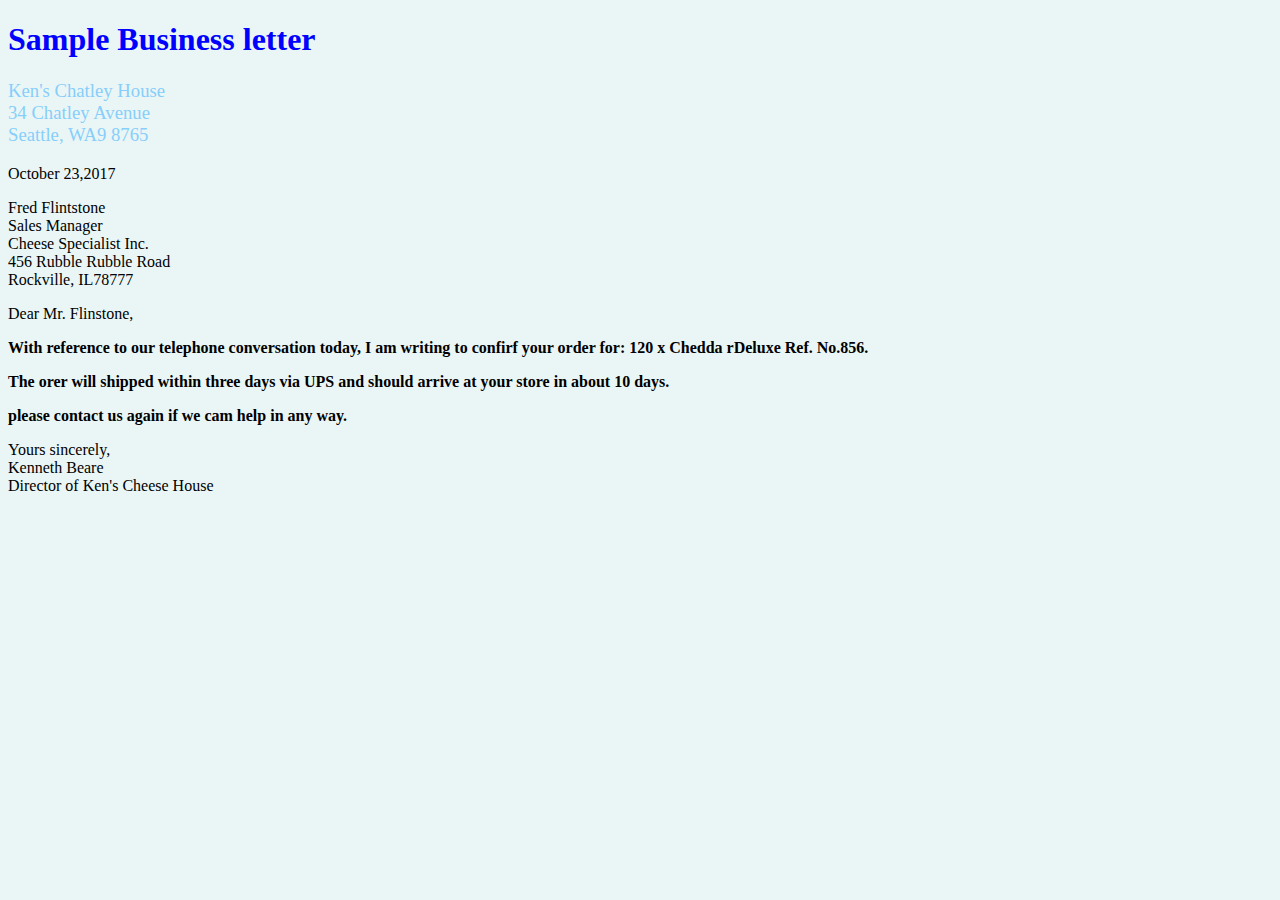
<file: THA 2/index.html>
<!DOCTYPE html>
<html lang="en" dir="ltr">
  <head>
    <meta charset="utf-8">
    <link rel="stylesheet" href="style.css">
     <title>Devsnest</title>

  </head>
   <body>

      <h1>Sample Business letter</h1>
    <h3><p>Ken's Chatley House <br>34 Chatley Avenue <br>Seattle, WA9 8765</p></h3>
    <p>October 23,2017</p>
    <p>Fred Flintstone <br>Sales Manager <br>Cheese Specialist Inc. <br>456 Rubble Rubble Road <br>Rockville, IL78777</p>
    <p>Dear Mr. Flinstone,</p>
    <p class="bold">With reference to our telephone conversation today, I am writing to confirf your order for: 120 x Chedda rDeluxe Ref. No.856.</p>
    <p class="bold">The orer will shipped within three days via UPS and should arrive at your store in about 10 days.</p>
    <p class="bold">please contact us again if we cam help in any way.</p>
    <p>Yours sincerely, <br>Kenneth Beare <br>Director of Ken's Cheese House</p>

   </body>
  </html>
</file>
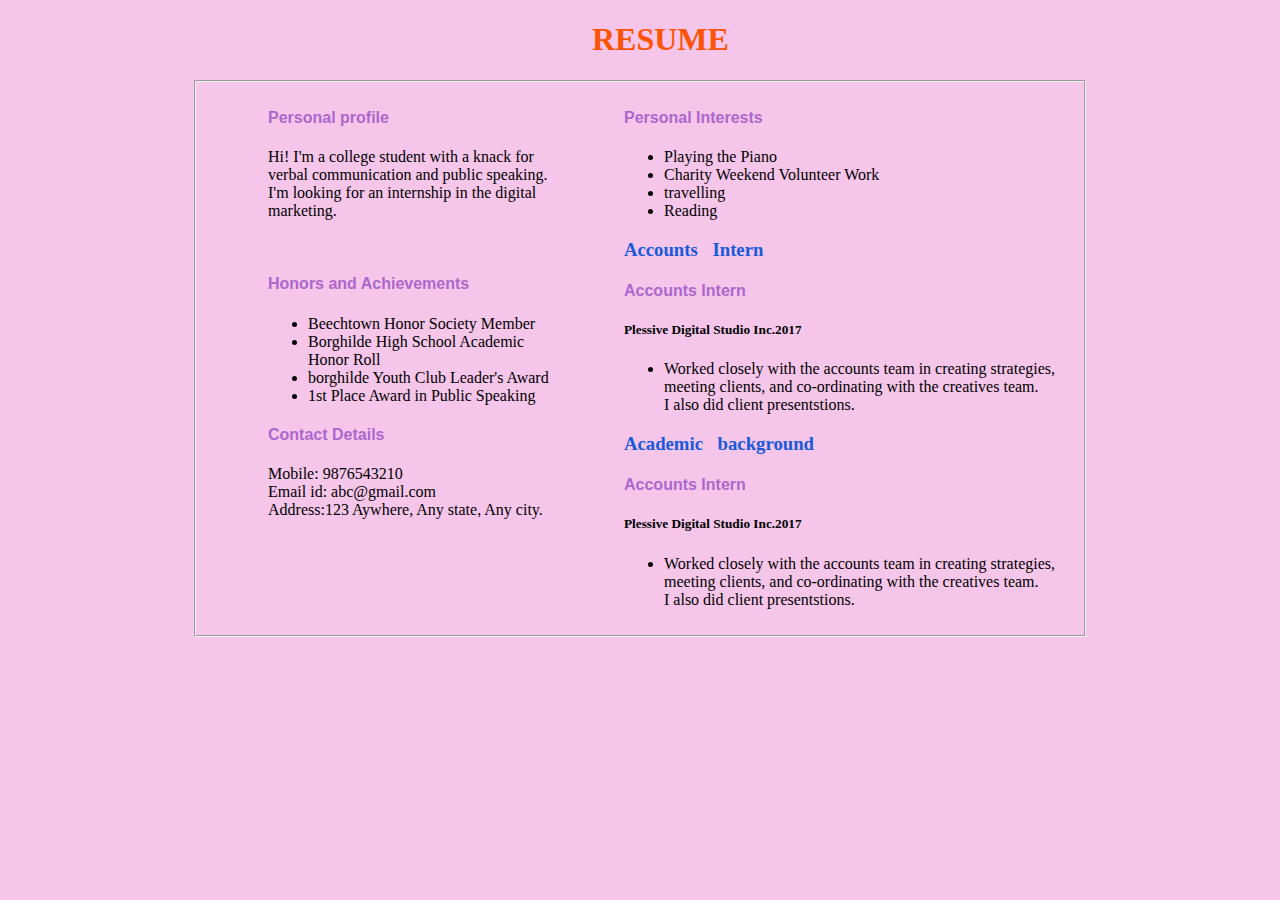
<file: THA 3/index.html>
<!DOCTYPE html>
<html lang="en" dir="ltr">
  <head>
    <body>
    <meta charset="utf-8">
    <title>Devsnest</title>


      <div class="vertical"></div>


    <h1>RESUME</h1>
    <link rel="stylesheet" href="style.css">
    <fieldset>
      <span>
     <div class="left">
       <h4>Personal profile</h4>
          <p>Hi! I'm a college student with a knack for verbal communication and public speaking. <br> I'm looking for an internship in the digital marketing.</p>
            <br>

     </div>

      <div class="left">
        <h4>Honors and Achievements</h4>
          <ul>
            <li>Beechtown Honor Society Member </li>
            <li>Borghilde High School Academic Honor Roll</li>
            <li>borghilde Youth Club Leader's Award</li>
            <li>1st Place Award in Public Speaking </li>
          </ul>

      </div>

      <div class="left">
        <h4>Contact Details</h4>
          <p>Mobile: 9876543210 <br>
            Email id: abc@gmail.com <br>
            Address:123 Aywhere, Any state, Any city. </p>

      </div>
     </span>

     <span>
      <div class="right">
        <h4>Personal Interests</h4>
        <ul>
          <li>Playing the Piano</li>
          <li>Charity Weekend Volunteer Work</li>
          <li>travelling</li>
          <li>Reading</li>
        </ul>

      </div>

      <div class="right">
        <h3>Accounts Intern</h3>
        <h4>Accounts Intern</h4>
        <h5 class="mini-heading">Plessive Digital Studio Inc.2017</h5>
          <ul>
            <li>Worked closely with the accounts team in creating strategies, meeting clients, and co-ordinating with the creatives team.<br> I also did client presentstions.</li>
          </ul>

      </div>

      <div class="right">
        <h3>Academic background</h3>
        <h4>Accounts Intern</h4>
        <h5 class="mini-heading">Plessive Digital Studio Inc.2017</h5>
          <ul>
            <li>Worked closely with the accounts team in creating strategies, meeting clients, and co-ordinating with the creatives team.<br>I also did client presentstions.</li>
          </ul>

       </div>
      </span>
     </fieldset>

   </head>
  </body>
</html>
</file>
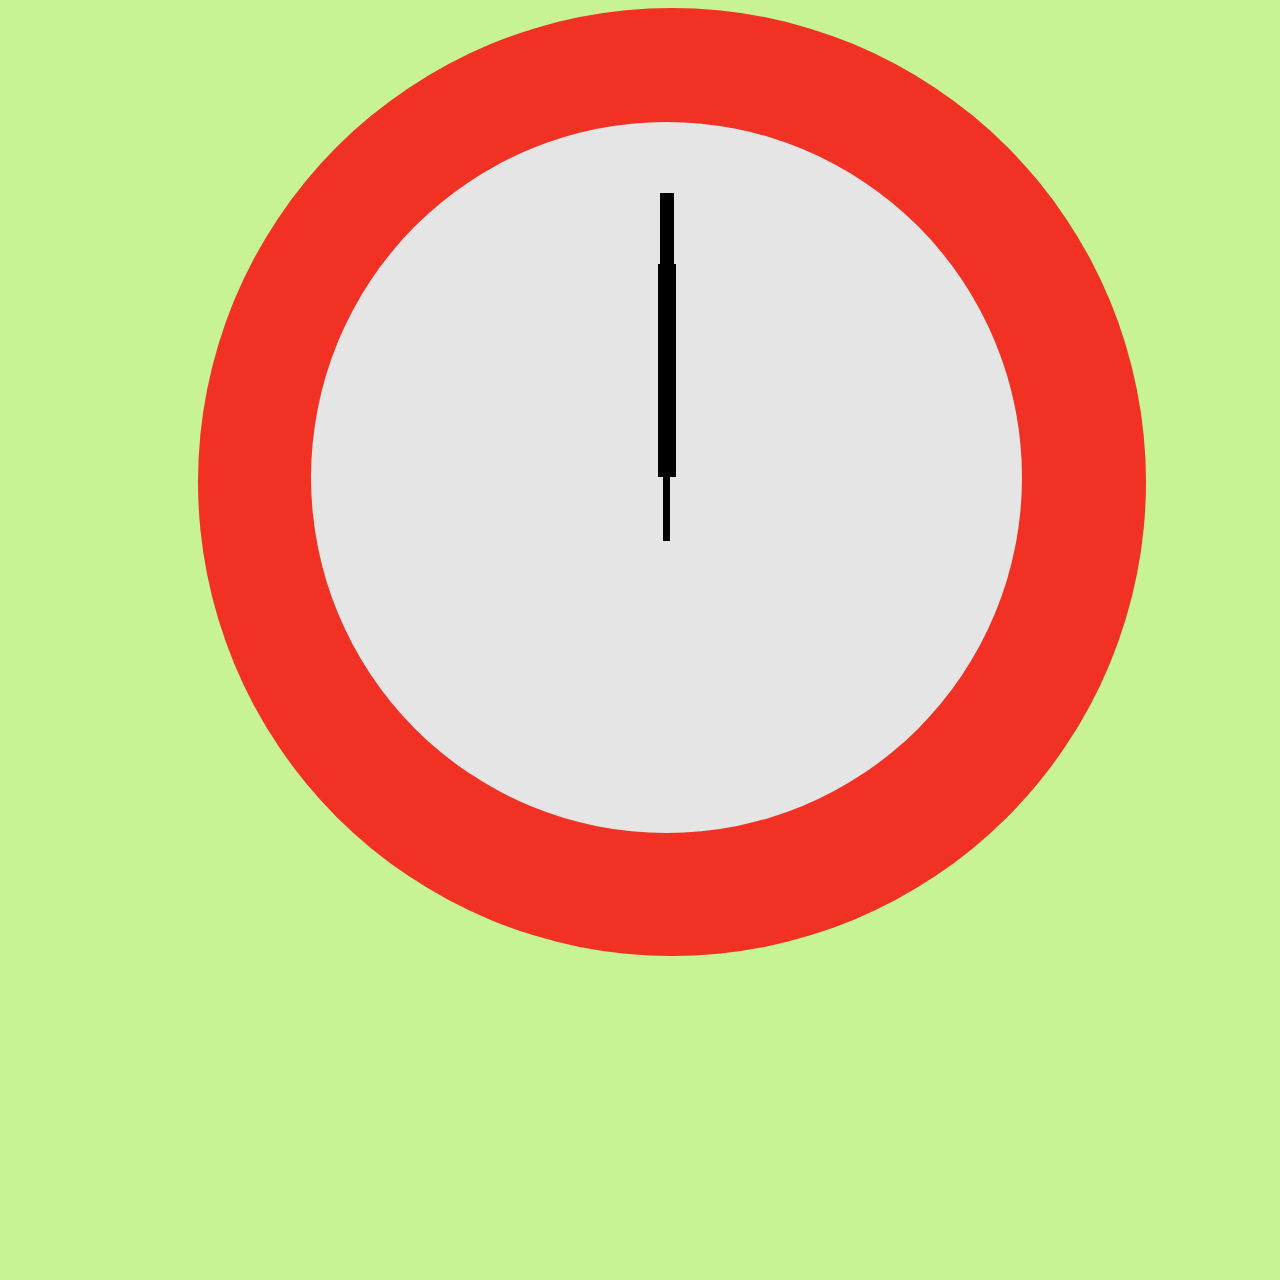
<file: tha _4/index.html>
<!DOCTYPE html>
<html lang="en" dir="ltr">
  <head>
    <meta charset="utf-8">
    <title></title>
    <link rel="stylesheet" href="style.css">
  </head>
  <body>
    <div id="container">
      <div id="circle">

      <div id="small-circle">


        <div class="hours-container">
          <div class="hours"></div>
        </div>
        <div class="minutes-container">
          <div class="minutes"></div>
        </div>
        <div class="seconds-container">
          <div class="seconds"></div>
        </div>
     </div>
       </div>
    </div>


  </body>
</html>
</file>
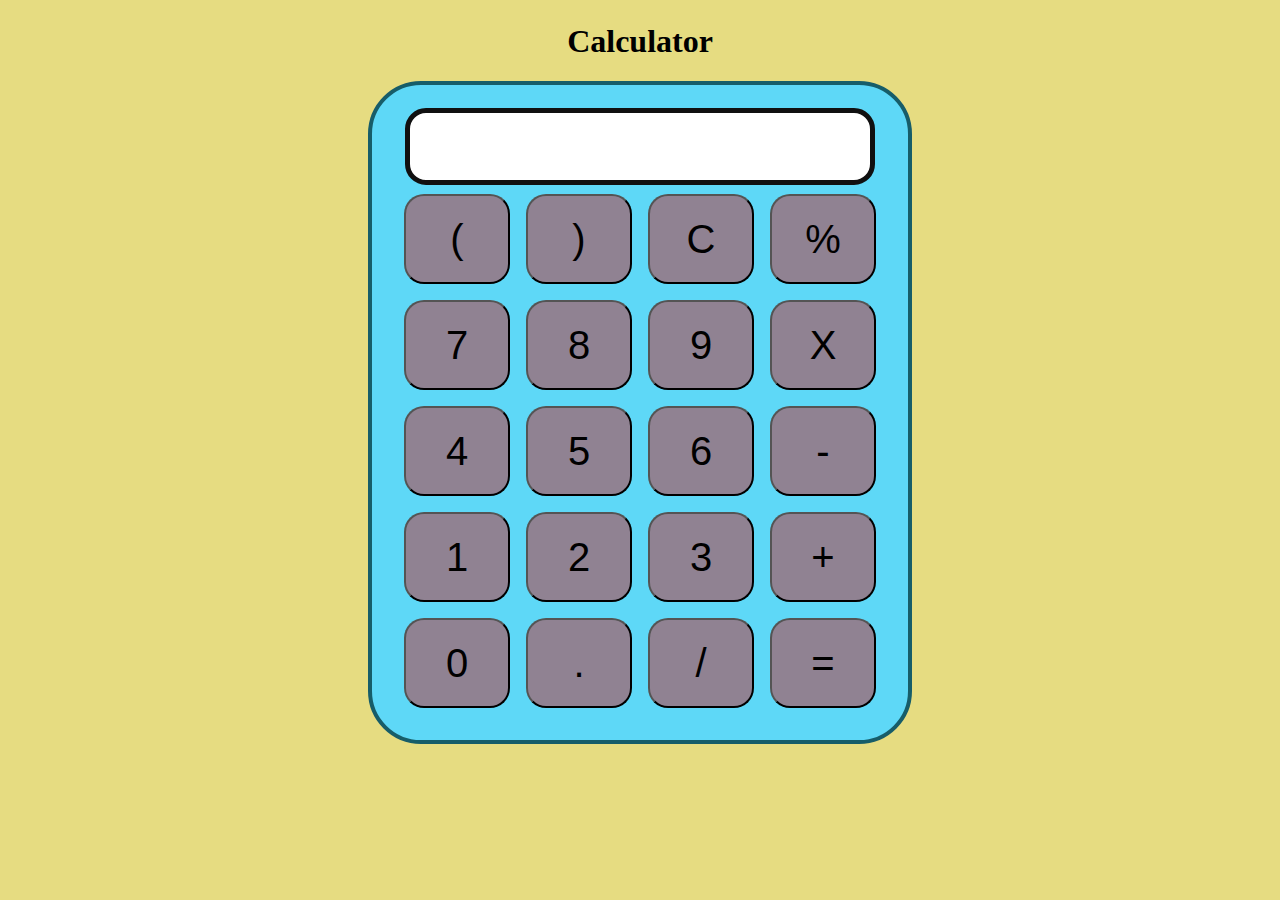
<file: THA_5/index.html>
<!DOCTYPE html>
<html lang="en" dir="ltr">
  <head>
    <meta charset="utf-8">
    <title>Calculator</title>
    <link rel="stylesheet" href="style.css">
  </head>
  <body>
      <div class="container">
         <h1>Calculator</h1>

            <div class="calculator">
          <input type="text" name="" value="" id="screen">

          <table>
           <tr>
           <td><button type="button" name="button">(</button></td>
           <td><button type="button" name="button">)</button></td>
           <td><button type="button" name="button">C</button></td>
           <td><button type="button" name="button">%</button></td>
           </tr>
           <tr>
           <td><button type="button" name="button">7</button></td>
           <td><button type="button" name="button">8</button></td>
           <td><button type="button" name="button">9</button></td>
           <td><button type="button" name="button">X</button></td>
           </tr>
           <tr>
           <td><button type="button" name="button">4</button></td>
           <td><button type="button" name="button">5</button></td>
           <td><button type="button" name="button">6</button></td>
           <td><button type="button" name="button">-</button></td>
           </tr>
           <tr>
           <td><button type="button" name="button">1</button></td>
           <td><button type="button" name="button">2</button></td>
           <td><button type="button" name="button">3</button></td>
           <td><button type="button" name="button">+</button></td>
           </tr>
           <tr>
           <td><button type="button" name="button">0</button></td>
           <td><button type="button" name="button">.</button></td>
           <td><button type="button" name="button">/</button></td>
           <td><button type="button" name="button">=</button></td>
           </tr>
         </table>
         </div>
      </div>


<script src="script.js">

</script>
  </body>
</html>
</file>
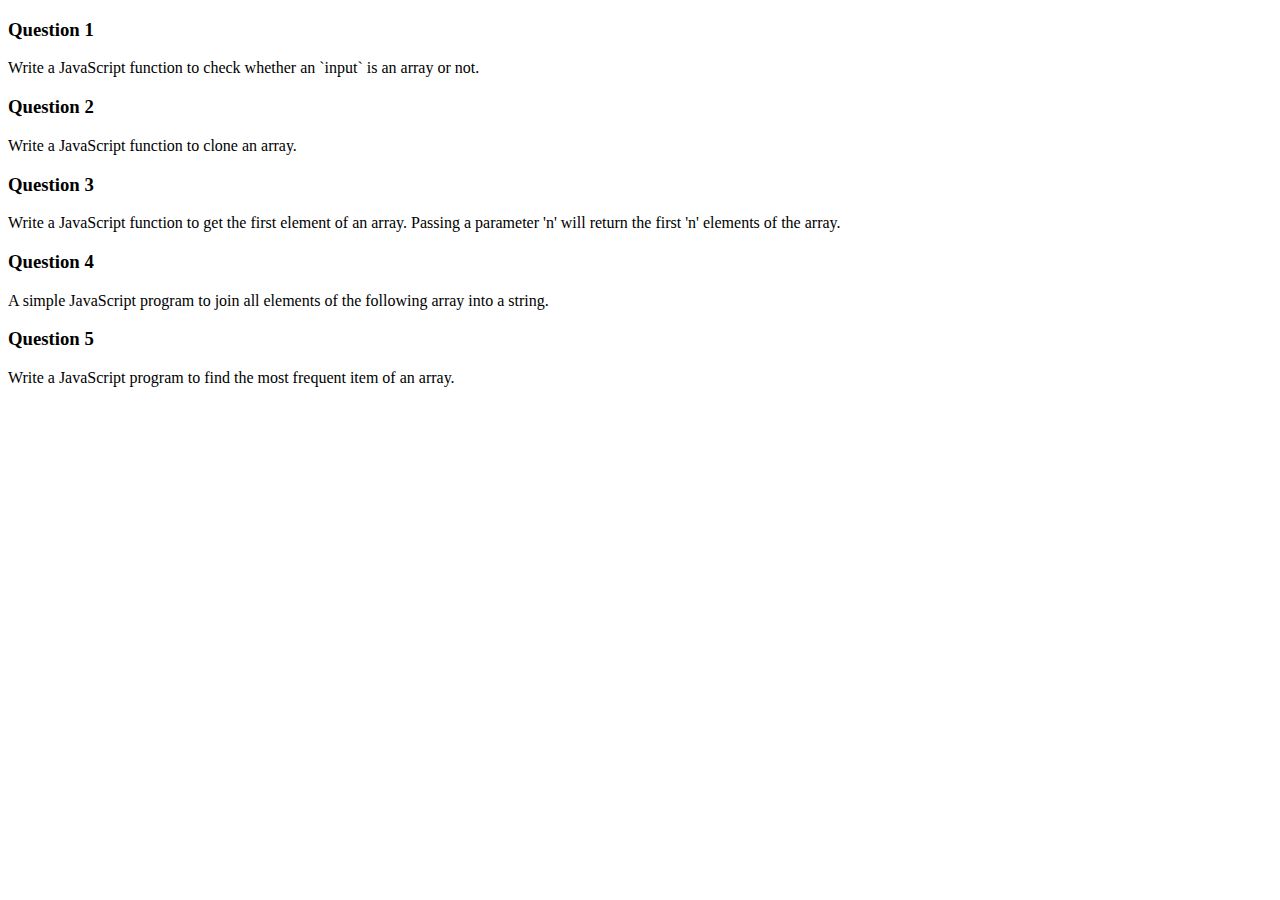
<file: THA_6/index.html>
<!DOCTYPE html>
<html lang="en">
<head>
    <meta charset="UTF-8">
    <meta name="viewport" content="width=device-width, initial-scale=1.0">
    <title>ARRAY</title>
</head>
<h3>Question 1</h3>
<body>
    <p>Write a JavaScript function to check whether an `input` is an array or not.</p>
    <script>
        let a1 = [10,20,30,40,50]
        let b1 = [8,8,8,8,8]
  
         console.log(a1.some(item=>item===40));
         console.log(b1.some(item=>item===18));
  
         console.log(a1.every(item=>item===8));
         console.log(b1.every (item=>item===8));
      </script>

    <h3>Question 2</h3>
    <p>Write a JavaScript function to clone an array.</p>
    <script>
        var array = [1,2,4,0]
        array_Clone = function(array) 
        {
            return array.slice(0);
        };
        
            console.log(array_Clone([1,2,4,0]));
            console.log(array_Clone([1,2,[4,0]]));
       

    </script>

<h3>Question 3</h3>
<p>Write a JavaScript function to get the first element of an array. Passing a parameter 'n' will return the first 'n' elements of the array.
</p>

<script>
   let new_array=[3,4,1,6,9]
   console.log(new_array.filter(item=>item==3));
   console.log(new_array.slice(0,4));
   console.log(new_array);
   console.log(new_array.push(0));
   console.log(new_array);

</script>

  
    <h3>Question 4</h3>
    
    <p>A simple JavaScript program to join all elements of the following array into a string.</p>
    <script >
       var myColor = ["Red", "Blue", "White","Yellow"]
      
       console.log(myColor.join());
       console.log(myColor.join("+"));
       console.log(myColor.join("___"));

    </script>

    <h3>Question 5</h3>
    <p>Write a JavaScript program to find the most frequent item of an array.</p>
    <script>
        
        array=[3, 'a', 'a', 'a', 2, 3, 'a', 3, 'a', 2, 4, 9, 3]
        let x=1;
        let y=0;
        let item;
        for(let i=0; i<array.length; i++)
        {
            for(let j=i; j<array.length; j++)
            {
                if (array[i]===array[j])
                y++;
                if(x<y)
                {
                    x=y;
                    item = array[i];

                }
            
        }
        y=0;
    }
    console.log(item +"("+ x +" times"+")");   
           
    </script

  
</body>
</html>
</file>
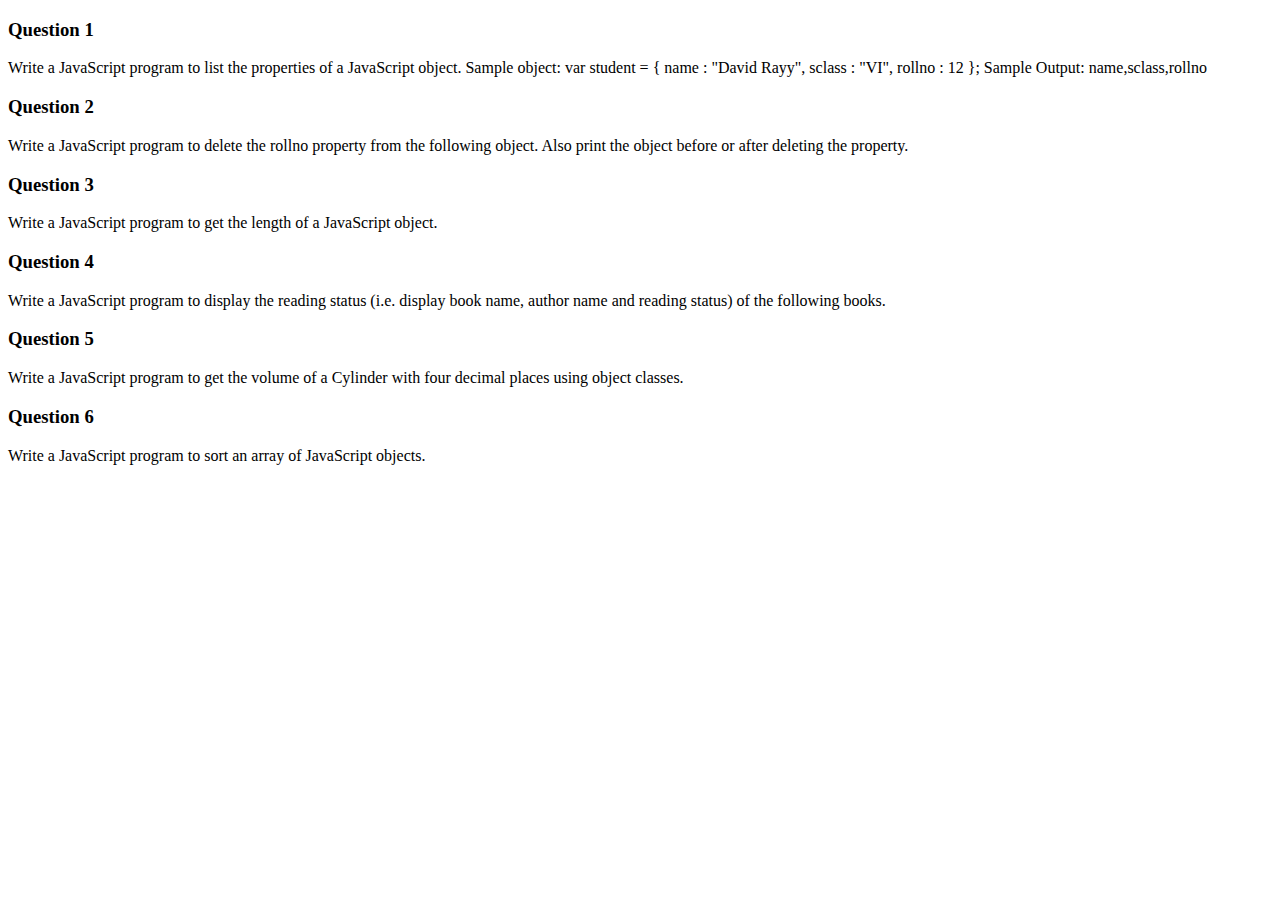
<file: THA_7/index.html>
<!DOCTYPE html>
<html lang="en">
<head>
    <meta charset="UTF-8">
    <meta name="viewport" content="width=device-width, initial-scale=1.0">
    <title>Document</title>
</head>
<body>
    <h3>Question 1</h3>
    <p> Write a JavaScript program to list the properties of a JavaScript object. Sample object: var student = { name : "David Rayy", sclass : "VI", rollno : 12 }; Sample Output: name,sclass,rollno</p>
    
    <script>
        const Obj1 = {name : 'David Ray'};
        const Obj2={ sclass : 'VI'};
        const Obj3={ Rollno : '12'};
        const Obj4={};
        Object.assign(Obj4,Obj1,Obj2,Obj3);
        console.log(Obj4);
    </script>

    <h3>Question 2</h3>
    <p>Write a JavaScript program to delete the rollno property from the following object. Also print the object before or after deleting the property.</p>
    <script>
       const Obj_1= {name: 'david Ray' , class: 'VI' , RollNo:'12'};
       const Obj_2={};
       Object.assign(Obj_2,Obj_1);
        console.log(Obj_2); //Before Deleting 
       
       delete Obj_1 ['RollNo'];
       console.log(Obj_1);  //After Deleting

    </script>


<h3>Question 3</h3>
<p>Write a JavaScript program to get the length of a JavaScript object.</p>
   <script>   
    
        let student={
        name : 'David Rayy',
         sclass : 'VI', 
         rollno : '12'
         };
         let length= Object.keys(student).length;
        console.log(length);
   
</script>

<h3>Question 4</h3>
<p>Write a JavaScript program to display the reading status (i.e. display book name, author name and reading status) of the following books.</p>
<script>
    var library  = [{ author: 'Bill Gates', title: 'The Road Ahead', readingStatus: true },
     { author: 'Steve Jobs', title: 'Walter Isaacson', readingStatus: true },
     { author: 'Suzanne Collins', title: 'Mockingjay: The Final Book of The Hunger Games', readingStatus: false }]
     for(item in library){
     console.log(library[item].readingStatus);
     };
</script>

<h3>Question 5</h3>
<p>Write a JavaScript program to get the volume of a Cylinder with four decimal places using object classes.
    <script>
       const cylinder = {
      pi: Math.PI,
      radius: 5,
      height: 10,
      volume: function(){
          return (this.pi * Math.pow(this.radius, 2) * this.height);
      }
  }

  var vol = parseFloat( cylinder.volume().toFixed(4) );

  console.log(vol);
    </script>
</p>

<h3>Question 6</h3>
<p>Write a JavaScript program to sort an array of JavaScript objects.</p>
<script>
    var lib_list = [ { title: 'The Road Ahead',
     author: 'Bill Gates',
      libraryID: 1254 },
     { title: 'Walter Isaacson',
      author: 'Steve Jobs', 
      libraryID: 4264 }, 
     { title: 'Mockingjay: The Final Book of The Hunger Games',
      author: 'Suzanne Collins',
       libraryID: 3245 }];

       var sortable = [];
       for(var id in library){
   sortable.push(library[id]['libraryID']);
}

sortable.sort((a,b) => a-b);

for (const j in library) {
   for (var k in library) {
     if (sortable[j] == (library[k].libraryID)) {
           console.log(sortable.sort);
       }
   }
}
</script>

</body>
</html>
</file>
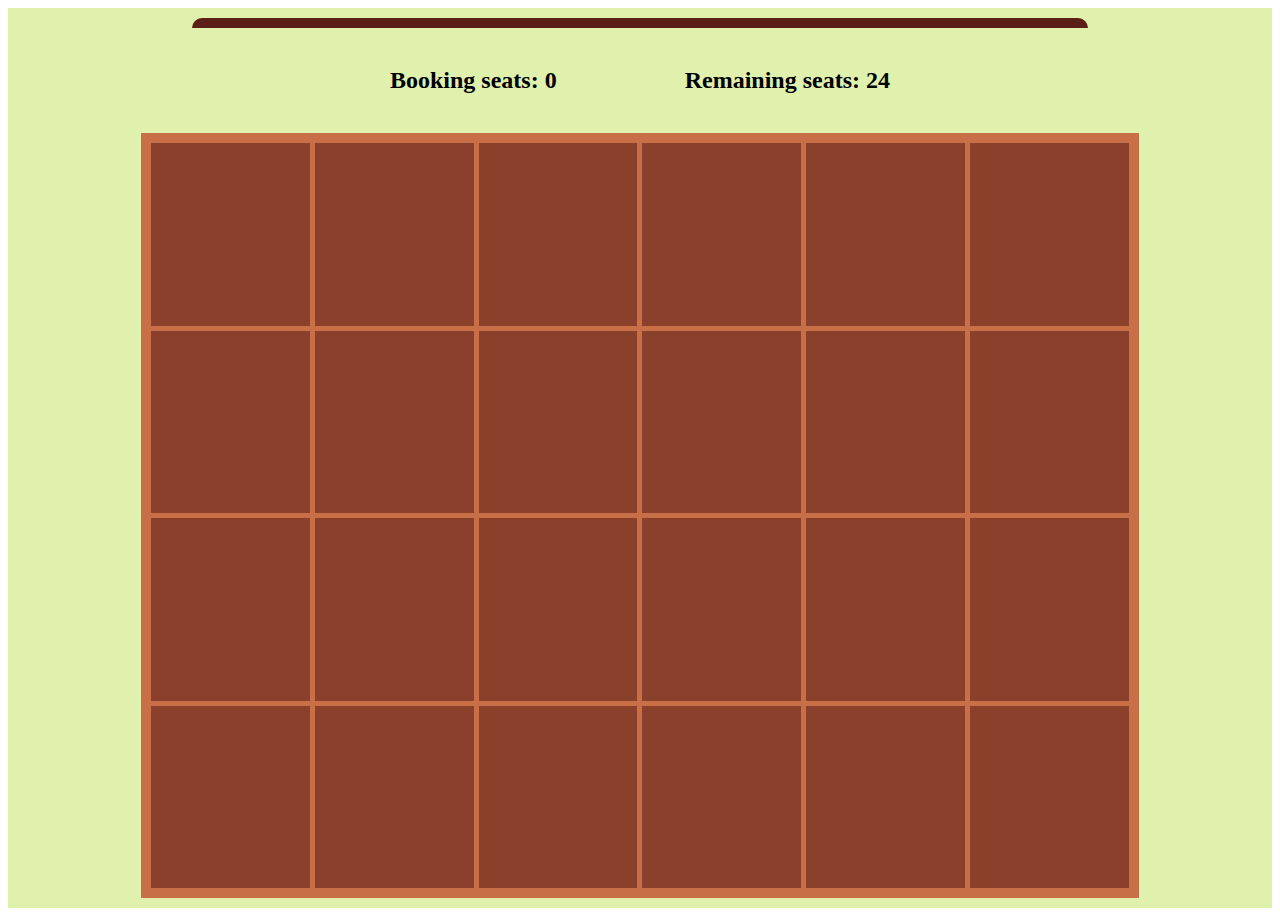
<file: THA_8/index.html>
<!DOCTYPE html>
<html lang="en">
  <head>
    <meta charset="UTF-8" />
    <meta http-equiv="X-UA-Compatible" content="IE=edge" />
    <meta name="viewport" content="width=device-width, initial-scale=1.0" />
    <title>THA -9</title>
    <link rel="stylesheet" href="./style.css" />
  </head>
  <body>
    <div class="container">
      <div class="movie_screen"></div>
      <div class="info">
        <h2>Booking seats: <span class="booking_seats"></span></h2>
        <h2>Remaining seats: <span class="remaining_seats"></span></h2>
      </div>
      <div class="main_area">
        <div class="seats"></div>
        <div class="seats"></div>
        <div class="seats"></div>
        <div class="seats"></div>
        <div class="seats"></div>
        <div class="seats"></div>
        <div class="seats"></div>
        <div class="seats"></div>
        <div class="seats"></div>
        <div class="seats"></div>
        <div class="seats"></div>
        <div class="seats"></div>
        <div class="seats"></div>
        <div class="seats"></div>
        <div class="seats"></div>
        <div class="seats"></div>
        <div class="seats"></div>
        <div class="seats"></div>
        <div class="seats"></div>
        <div class="seats"></div>
        <div class="seats"></div>
        <div class="seats"></div>
        <div class="seats"></div>
        <div class="seats"></div>
      </div>
    </div>
    <script src="./script.js"></script>
  </body>
</html>
</file>
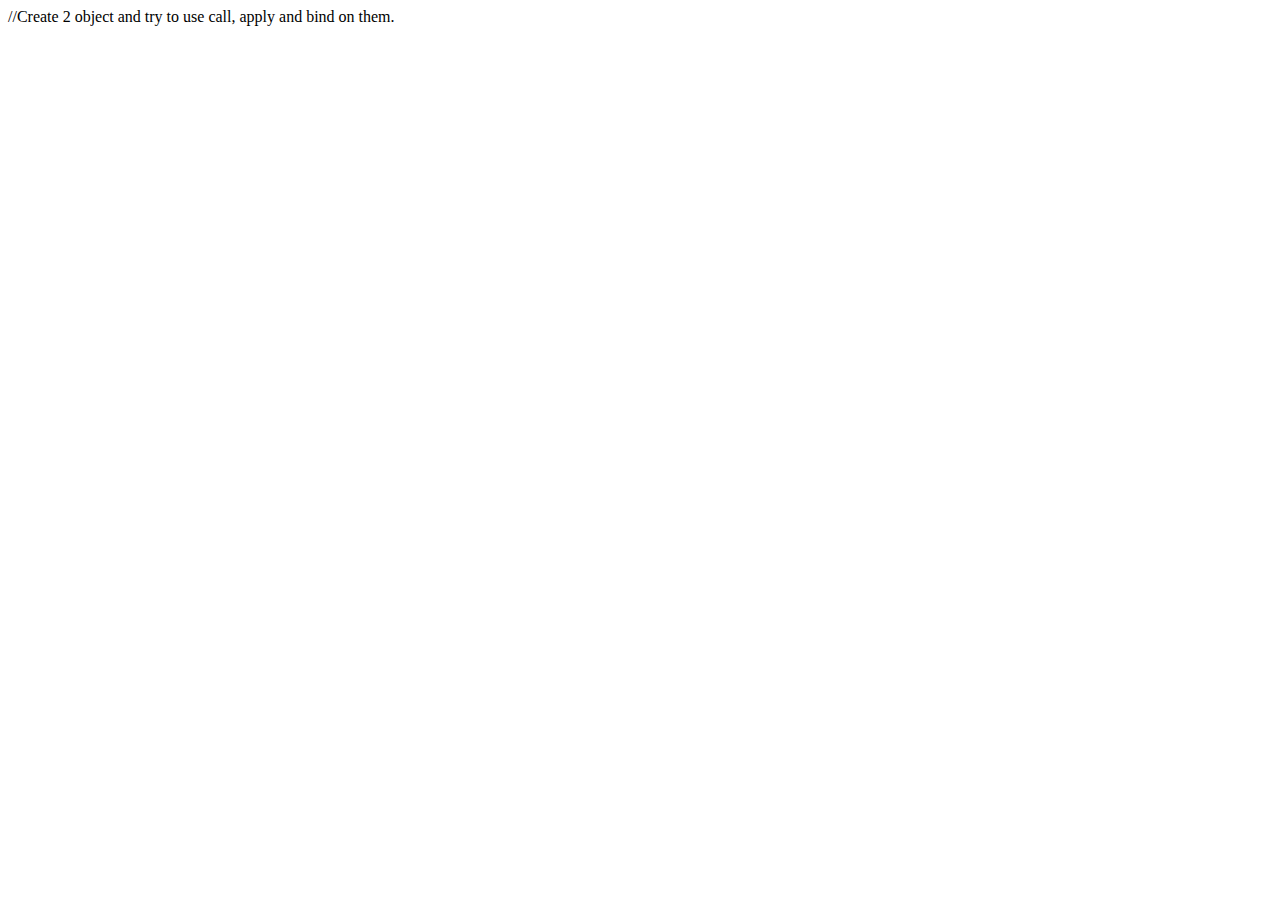
<file: THA_9/index.html>
<!DOCTYPE html>
<html lang="en">
<head>
    <meta charset="UTF-8">
    <meta name="viewport" content="width=, initial-scale=1.0">
    <title>Document</title>
</head>
<body>
//Create 2 object and try to use call, apply and bind on them.
        
    <script>
        //Call
        const server1 = {
            serverName:"Devsnest",
            getInvite:function(a , b) {
                console.log(this);
                console.log(a + b);
            }
        }

        const server2 = {
            serverName:"TheDevelopersCommunity",
            
        }
        server1.getInvite.call(server1, 10,20)
    </script>

    <script>
        //Apply
        const server3 = {
            serverName:"Devsnest",
            getInvite:function(a , b) {
                console.log(this);
                console.log(a + b);
            }
        }

        const server4 = {
            serverName:"TheDevelopersCommunity",
            
        }
        server1.getInvite.call(server3, [10,20]);
    </script>

    <script>
        //Bind
        const server5 = {
            serverName:"Devsnest",
        }

        const server6 = {
            serverName:"TheDevelopersCommunity",
            
        }
        function getInvite(a,b){
            console.log(this);
            console.log(a-b);
        }
        getInvite.bind(server5,[10,20])
        
    </script>
     
     
</body>
</html>
</file>
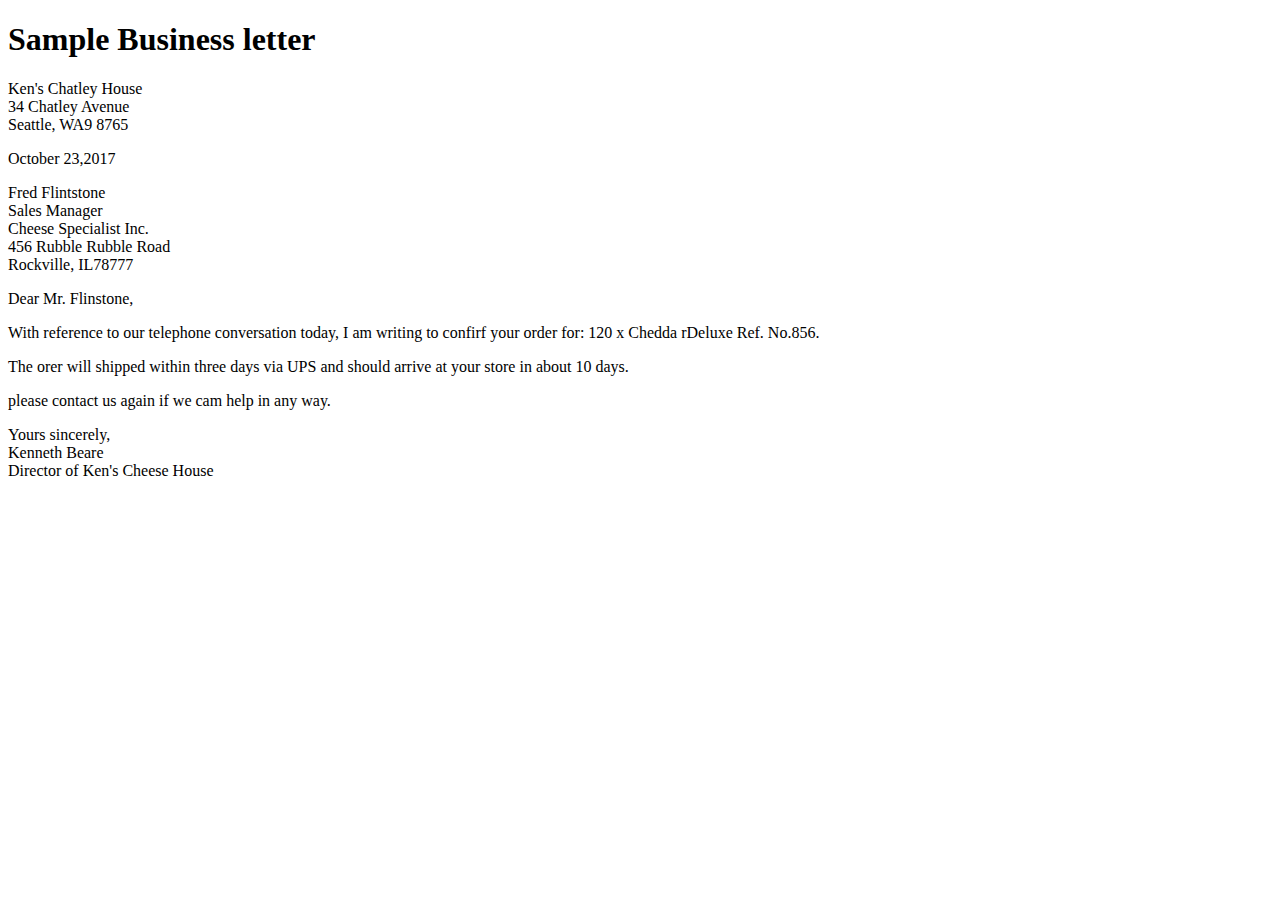
<file: THA 1/THA 1.html>
<!DOCTYPE html>
<html lang="en" dir="ltr">
  <head>
    <meta charset="utf-8">
     <title>Devsnest</title>
     <h1>Sample Business letter</h1>
  </head>
  <body>
    <p>Ken's Chatley House <br>34 Chatley Avenue <br>Seattle, WA9 8765</p>
    <p>October 23,2017</p>
    <p>Fred Flintstone <br>Sales Manager <br>Cheese Specialist Inc. <br>456 Rubble Rubble Road <br>Rockville, IL78777</p>
    <p>Dear Mr. Flinstone,</p>
    <p>With reference to our telephone conversation today, I am writing to confirf your order for: 120 x Chedda rDeluxe Ref. No.856.</p>
    <p>The orer will shipped within three days via UPS and should arrive at your store in about 10 days.</p>
    <p>please contact us again if we cam help in any way.</p>
    <p>Yours sincerely, <br>Kenneth Beare <br>Director of Ken's Cheese House</p>
  </body>
  </html>
</file>
<file: THA 2/style.css>
body{
     background-color: #EAF6F6;

}



 h1{
    color: blue;

}

h3 {
  color: #87CEFA;
  font-weight: normal;
}

.bold{
  font-weight: bolder;
}
</file>
<file: THA 3/style.css>
body{
  background-color: #F6C6EA;
  background-size: cover;
  box-sizing: border-box;
  margin-right: 15%;
  margin-left: 15%;
  border-left: 50px;


}

h1{
  color: #FC5404;
  padding-left: 400px;
  padding-right: 400px;
}

h4{
  color: #AC66CC;
  font-weight: 800;
  font-family: sans-serif;
  
}

h3{
  color: #185ADB;
  word-spacing: 10px;
}

div{
  margin-left: 30px;
  padding-left: 30px;
}
 fieldset{
   display: flex;

   position: relative;

 }

 .mini-heading{
   font-weight: bolder;

 }
</file>
<file: tha _4/style.css>
#container {
    position: relative;
    width: 100%;
    padding-bottom: 100%;
  }
  
  body {
    background-color: #c7f395; 
  }
  
  #circle {
   margin-left: 15%;
     position: absolute;
     width: 75%;
     height: 75%;
     background-color: #f13123;
     border-radius: 50%;
  }
  
  #small-circle {
     margin-top: 12%;
     margin-left: 12%;
     position: absolute;
     width: 75%;
     height: 75%;
     background-color: #e5e5e5;
     border-radius: 50%;
  }
  .minutes-container, .hours-container, .seconds-container {
   position: absolute;
   top: 0;
   right: 0;
   bottom: 0;
   left: 0;
  }
  
  .hours {
   background: #000;
   height: 30%;
   left: 48.75%;
   position: absolute;
   top: 20%;
   width: 2.5%;
  }
  
  .minutes {
   background: #000;
   height: 40%;
   left: 49%;
   position: absolute;
   top: 10%;
   width: 2%;
  }
  
  .seconds {
   background: #000;
   height: 45%;
   left: 49.5%;
   position: absolute;
   top: 14%;
   transform-origin: 50% 80%;
   width: 1%;
   z-index: 8;
  }
</file>
<file: THA_5/style.css>
.container{
    margin-top: 23px;
    text-align: center;
  }
  table{
    margin: auto;
  }

  body {
      background-color: #e6dc81;
  }
  
  input {
      border-radius: 21px;
      font-size: 34px;
      width: 456px;
      height: 65px;
      border: 5px solid #101010;
  }
  button {
      font-size: 40px;
          background: #908292;
      width: 106px;
      height: 90px;
      border-radius: 20px;
      margin: 6px;
  }
  .calculator{
        border: 4px solid #175d69;
    background-color: #5ed8f7;
  padding: 23px;
  border-radius: 53px;
    display: inline-block;
  }
</file>
<file: THA_8/style.css>
* {
  
  box-sizing: border-box;
}
.container {
  height: 100vh;
  width: 100%;
  background-color: #dff1ad;
  display: flex;
  flex-direction: column;
  justify-content: space-around;
  align-items: center;
}

.movie_screen {
  width: 70vw;
  background-color: #5c1f18;
  height: 10px;
  border-radius: 10px 10px 0px 0px;
}
.info {
  display: flex;
  justify-content: space-between;
  width: 500px;
}

.main_area {
  height: 85vh;
  background-color: #c24a2cc7;
  width: 78vw;
  display: grid;
  grid-template-columns: repeat(6, 1fr);
  grid-gap: 5px;
  padding: 10px;
}

.seats {
  background-color: #793322c7;
}

.seats:hover {
  background-color: #521607c7;
}

.booked {
  background-color: #521607c7;
}
</file>
